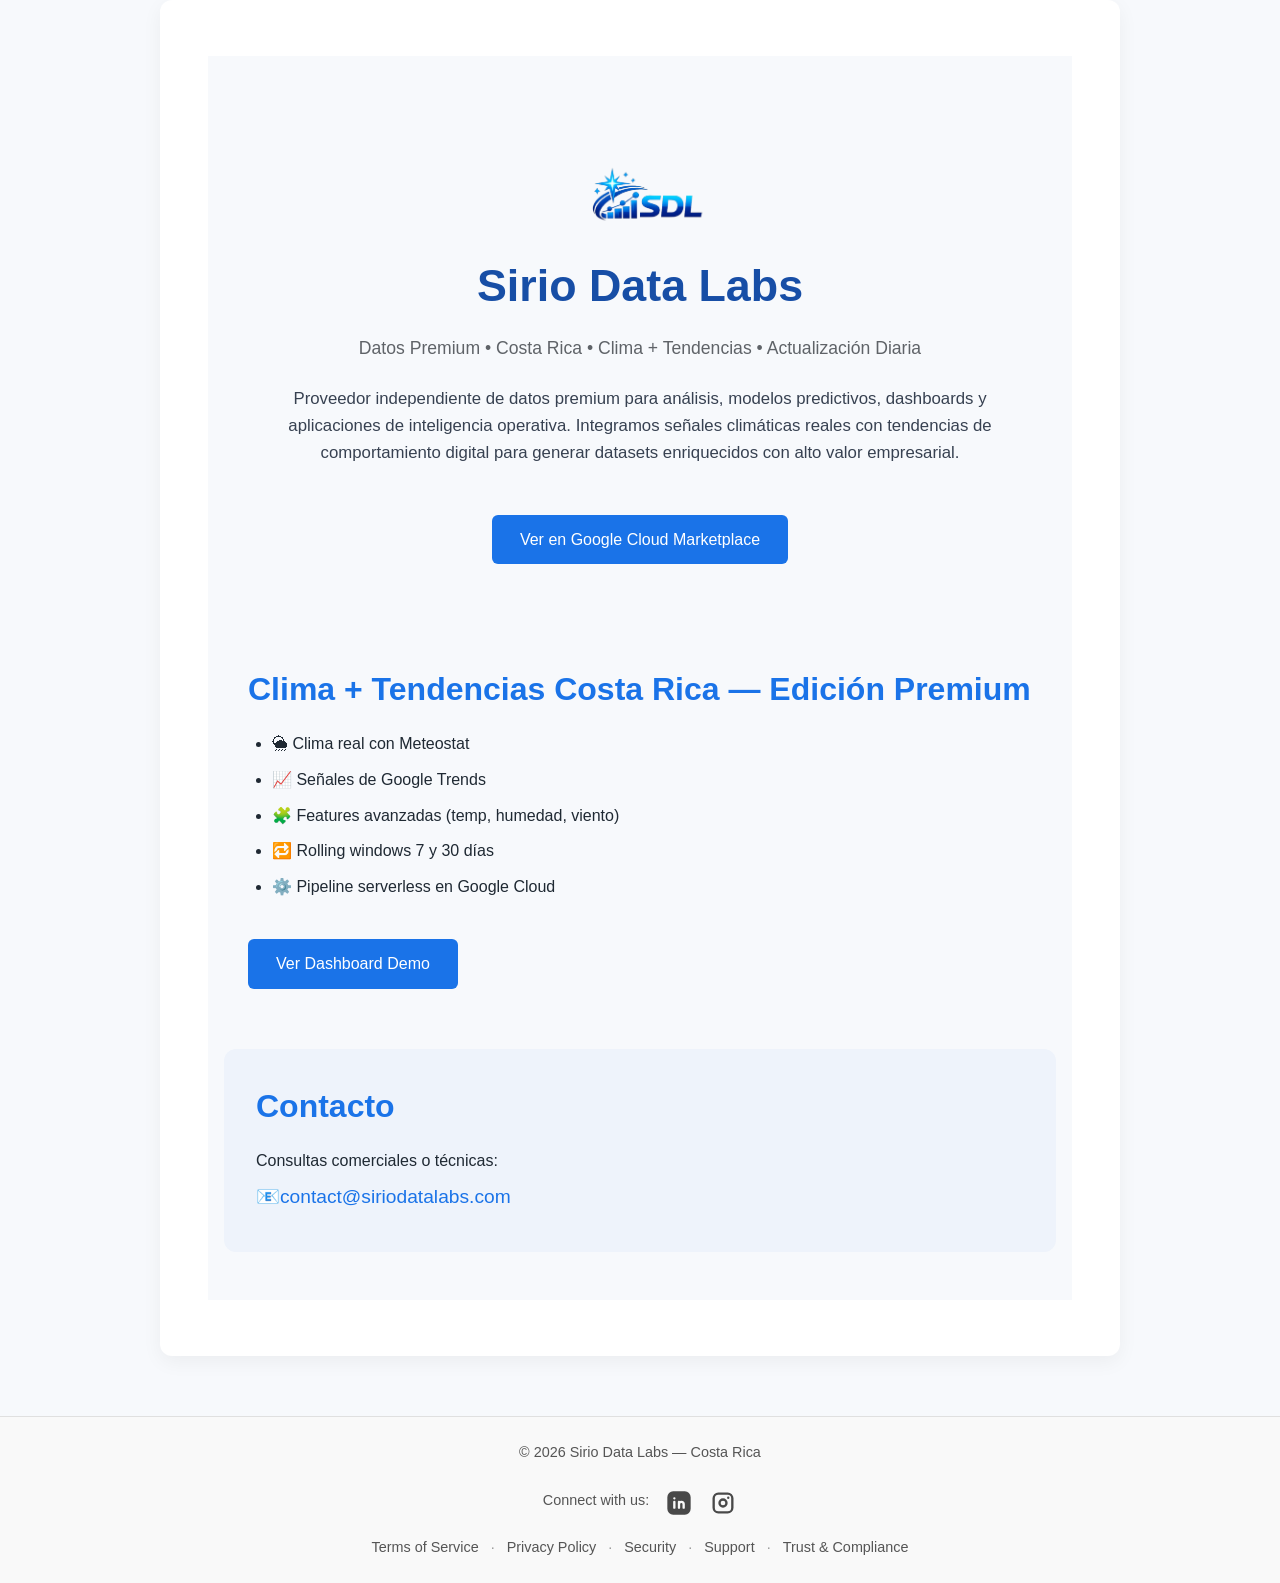
<file: index.html>
<!DOCTYPE html>
<html lang="es">
<head>
  <meta charset="UTF-8">
  <meta name="viewport" content="width=device-width, initial-scale=1.0">
  <title>Sirio Data Labs – Clima + Tendencias Costa Rica</title>
  <link rel="stylesheet" href="assets/style.css">
  <link rel="icon" href="/assets/favicon.ico">
  <link rel="icon" type="image/png" sizes="96x96" href="/assets/favicon-96x96.png">
  <link rel="icon" type="image/svg+xml" href="/assets/favicon.svg">
  <link rel="apple-touch-icon" sizes="180x180" href="/assets/apple-touch-icon.png">
  <meta name="apple-mobile-web-app-title" content="Sirio Data Labs">
  <link rel="manifest" href="/assets/site.webmanifest">
</head>

<body>  
  <main class="legal-page">   
    <div class="page-frame">
      <section class="intro">
         <img src="assets/logo.png" alt="SDL logo" class="logo">
        <h1>Sirio Data Labs</h1>
        <p class="subtitle">Datos Premium • Costa Rica • Clima + Tendencias • Actualización Diaria</p>
      
        <p class="description">
          Proveedor independiente de datos premium para análisis, modelos predictivos, dashboards y
          aplicaciones de inteligencia operativa. Integramos señales climáticas reales con tendencias
          de comportamiento digital para generar datasets enriquecidos con alto valor empresarial.
        </p>
      
        <a class="cta" href="https://console.cloud.google.com/marketplace" target="_blank">
          Ver en Google Cloud Marketplace
        </a>
      </section>
      
      <section class="dataset">
        <h2>Clima + Tendencias Costa Rica — Edición Premium</h2>
        <ul>
          <li>🌦 Clima real con Meteostat</li>
          <li>📈 Señales de Google Trends</li>
          <li>🧩 Features avanzadas (temp, humedad, viento)</li>
          <li>🔁 Rolling windows 7 y 30 días</li>
          <li>⚙️ Pipeline serverless en Google Cloud</li>
        </ul>
      
        <a class="cta" href="https://lookerstudio.google.com/s/sn5dsK8AlF4" target="_blank">
          Ver Dashboard Demo
        </a>
      </section>
      
      <section class="contact">
        <h2>Contacto</h2>
        <p>Consultas comerciales o técnicas:</p>
        <p class="email"><a href="mailto:contact@siriodatalabs.com">📧contact@siriodatalabs.com</a></p>
      </section>
    </div>  
  </main>
  <footer class="site-footer">
    <p>© 2026 Sirio Data Labs — Costa Rica</p>
  
    <div class="social-links">
      <p>Connect with us:</p>
  
      <a href="https://www.linkedin.com/in/sirio-datalabs-6023623ba/" 
         target="_blank" aria-label="LinkedIn">
        <img src="assets/linkedin.svg" alt="LinkedIn">
      </a>
  
      <a href="https://www.instagram.com/sirio_data_labs/" 
         target="_blank" aria-label="Instagram">
        <img src="assets/instagram.svg" alt="Instagram">
      </a>
    </div>
  
    <div class="footer-links">
      <a href="/terms.html">Terms of Service</a>
      <span>·</span>
      <a href="/privacy.html">Privacy Policy</a>
      <span>·</span>
      <a href="/security.html">Security</a>
      <span>·</span>
      <a href="/support.html">Support</a>
      <span>·</span>
      <a href="/trust.html">Trust & Compliance</a>
    </div>
  </footer>

</body>
</html>
</file>
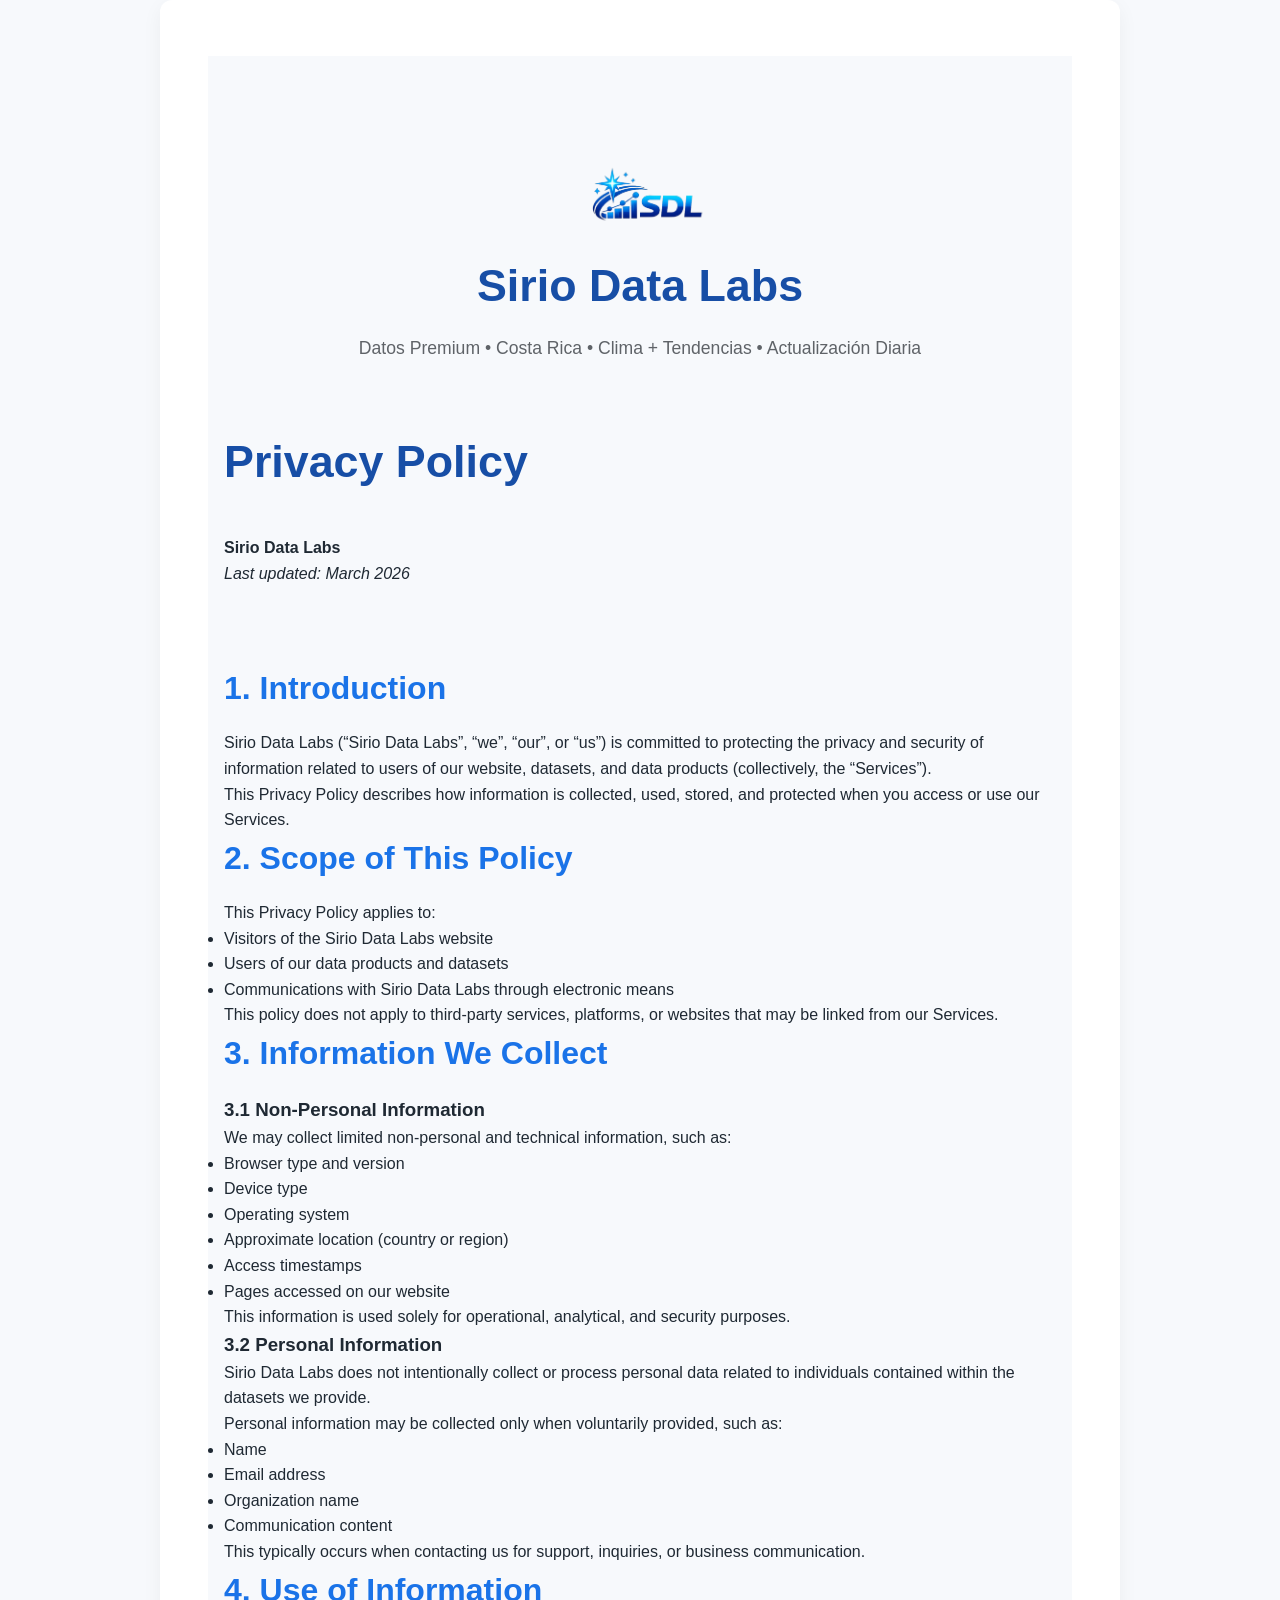
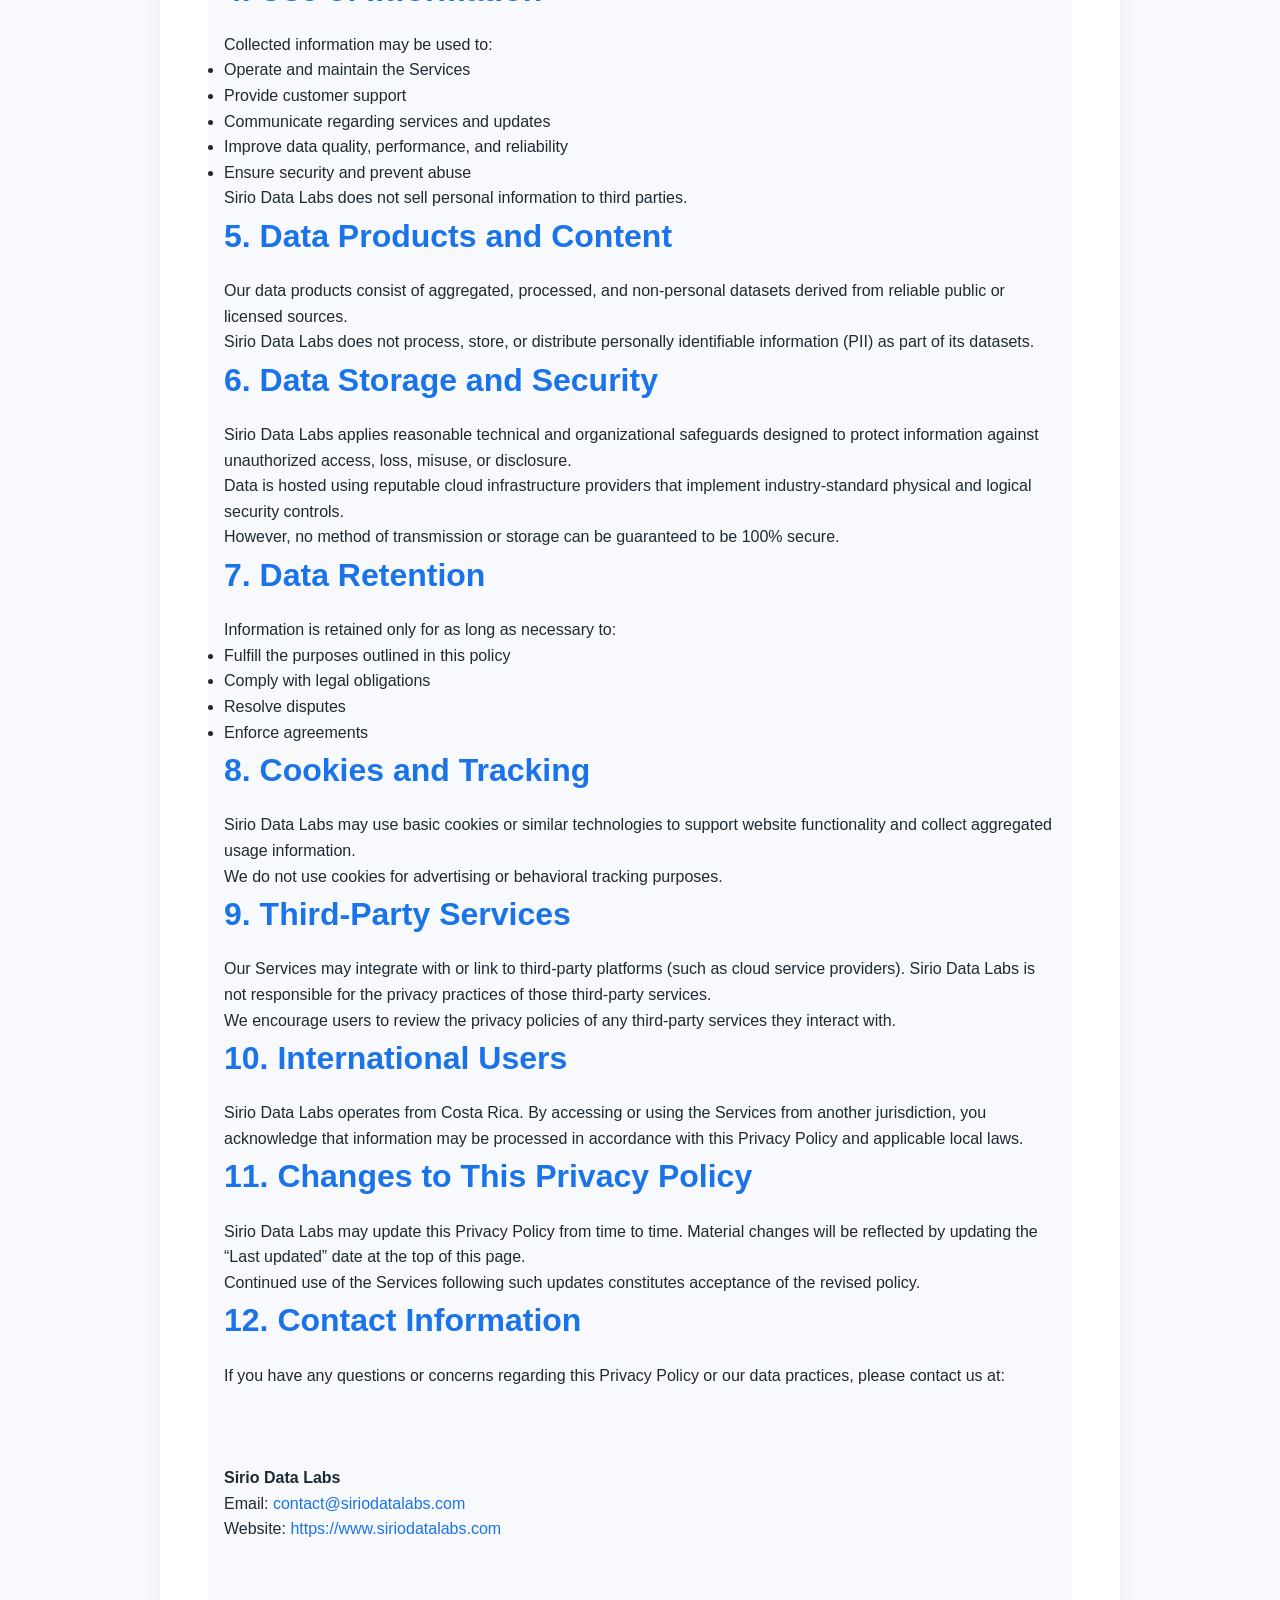
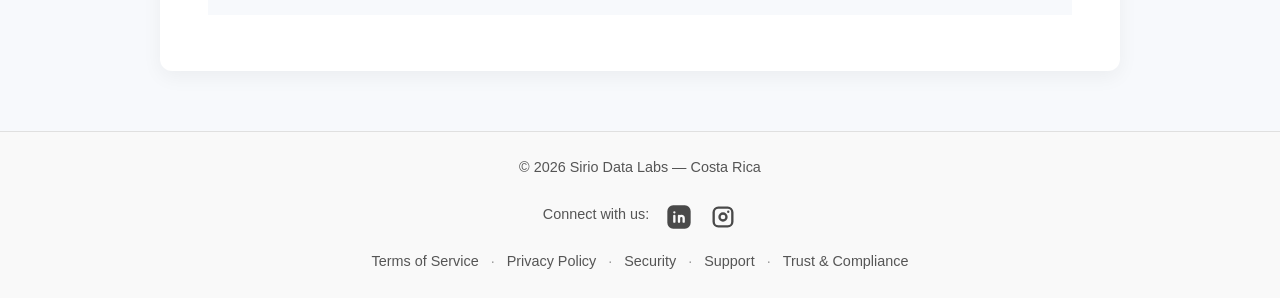
<file: privacy.html>
<!DOCTYPE html>
<html lang="en">
<head>
  <meta charset="UTF-8">
  <meta name="viewport" content="width=device-width, initial-scale=1.0">
  <title> Privacy Policy | Sirio Data Labs </title>
  <link rel="stylesheet" href="assets/style.css">
</head>

<body>
  <main class="legal-page">
    <div class="page-frame">
      <section class="intro">
        <a href="/" class="logo-link">
         <img src="assets/logo.png" alt="SDL logo" class="logo">
         <h1>Sirio Data Labs</h1>
         <p class="subtitle">Datos Premium • Costa Rica • Clima + Tendencias • Actualización Diaria</p>
        </a>
      </section>
      
      <h1>Privacy Policy</h1></br>
  
      <p><strong>Sirio Data Labs</strong></p>
      <p><em>Last updated: March 2026</em></p></br></br></br>
  
      <h2>1. Introduction</h2>
      <p>
        Sirio Data Labs (“Sirio Data Labs”, “we”, “our”, or “us”) is committed to protecting
        the privacy and security of information related to users of our website, datasets,
        and data products (collectively, the “Services”).
      </p>
      <p>
        This Privacy Policy describes how information is collected, used, stored, and protected
        when you access or use our Services.
      </p>
  
      <h2>2. Scope of This Policy</h2>
      <p>This Privacy Policy applies to:</p>
      <ul>
        <li>Visitors of the Sirio Data Labs website</li>
        <li>Users of our data products and datasets</li>
        <li>Communications with Sirio Data Labs through electronic means</li>
      </ul>
      <p>
        This policy does not apply to third‑party services, platforms, or websites that may
        be linked from our Services.
      </p>
  
      <h2>3. Information We Collect</h2>
  
      <h3>3.1 Non‑Personal Information</h3>
      <p>
        We may collect limited non‑personal and technical information, such as:
      </p>
      <ul>
        <li>Browser type and version</li>
        <li>Device type</li>
        <li>Operating system</li>
        <li>Approximate location (country or region)</li>
        <li>Access timestamps</li>
        <li>Pages accessed on our website</li>
      </ul>
      <p>
        This information is used solely for operational, analytical, and security purposes.
      </p>
  
      <h3>3.2 Personal Information</h3>
      <p>
        Sirio Data Labs does not intentionally collect or process personal data related to individuals
        contained within the datasets we provide.
      </p>
      <p>
        Personal information may be collected only when voluntarily provided, such as:
      </p>
      <ul>
        <li>Name</li>
        <li>Email address</li>
        <li>Organization name</li>
        <li>Communication content</li>
      </ul>
      <p>
        This typically occurs when contacting us for support, inquiries, or business communication.
      </p>
  
      <h2>4. Use of Information</h2>
      <p>Collected information may be used to:</p>
      <ul>
        <li>Operate and maintain the Services</li>
        <li>Provide customer support</li>
        <li>Communicate regarding services and updates</li>
        <li>Improve data quality, performance, and reliability</li>
        <li>Ensure security and prevent abuse</li>
      </ul>
      <p>
        Sirio Data Labs does not sell personal information to third parties.
      </p>
  
      <h2>5. Data Products and Content</h2>
      <p>
        Our data products consist of aggregated, processed, and non‑personal datasets derived
        from reliable public or licensed sources.
      </p>
      <p>
        Sirio Data Labs does not process, store, or distribute personally identifiable information
        (PII) as part of its datasets.
      </p>
  
      <h2>6. Data Storage and Security</h2>
      <p>
        Sirio Data Labs applies reasonable technical and organizational safeguards designed to protect
        information against unauthorized access, loss, misuse, or disclosure.
      </p>
      <p>
        Data is hosted using reputable cloud infrastructure providers that implement industry‑standard
        physical and logical security controls.
      </p>
      <p>
        However, no method of transmission or storage can be guaranteed to be 100% secure.
      </p>
  
      <h2>7. Data Retention</h2>
      <p>Information is retained only for as long as necessary to:</p>
      <ul>
        <li>Fulfill the purposes outlined in this policy</li>
        <li>Comply with legal obligations</li>
        <li>Resolve disputes</li>
        <li>Enforce agreements</li>
      </ul>
  
      <h2>8. Cookies and Tracking</h2>
      <p>
        Sirio Data Labs may use basic cookies or similar technologies to support website functionality
        and collect aggregated usage information.
      </p>
      <p>
        We do not use cookies for advertising or behavioral tracking purposes.
      </p>
  
      <h2>9. Third‑Party Services</h2>
      <p>
        Our Services may integrate with or link to third‑party platforms (such as cloud service providers).
        Sirio Data Labs is not responsible for the privacy practices of those third‑party services.
      </p>
      <p>
        We encourage users to review the privacy policies of any third‑party services they interact with.
      </p>
  
      <h2>10. International Users</h2>
      <p>
        Sirio Data Labs operates from Costa Rica. By accessing or using the Services from another
        jurisdiction, you acknowledge that information may be processed in accordance with this
        Privacy Policy and applicable local laws.
      </p>
  
      <h2>11. Changes to This Privacy Policy</h2>
      <p>
        Sirio Data Labs may update this Privacy Policy from time to time. Material changes will be
        reflected by updating the “Last updated” date at the top of this page.
      </p>
      <p>
        Continued use of the Services following such updates constitutes acceptance of the revised policy.
      </p>
  
      <h2>12. Contact Information</h2>
      <p>
        If you have any questions or concerns regarding this Privacy Policy or our data practices,
        please contact us at:
      </p></br></br></br>
      <p>
        <strong>Sirio Data Labs</strong><br>
            Email: <a href="mailto:contact@siriodatalabs.com">contact@siriodatalabs.com</a><br>
            Website:  <a href="https://www.siriodatalabs.com"> https://www.siriodatalabs.com</a></br></br>
      </p>
    </div>  
  </main>
  <footer class="site-footer">
    <p>© 2026 Sirio Data Labs — Costa Rica</p>
    
    <div class="social-links">
      <p>Connect with us:</p>
    
      <a href="https://www.linkedin.com/in/sirio-datalabs-6023623ba/" 
         target="_blank" aria-label="LinkedIn">
        <img src="assets/linkedin.svg" alt="LinkedIn"></a>
    
      <a href="https://www.instagram.com/sirio_data_labs/" 
         target="_blank" aria-label="Instagram">
        <img src="assets/instagram.svg" alt="Instagram"></a>
    </div>
    
    <div class="footer-links">
      <a href="/terms.html">Terms of Service</a>
      <span>·</span>
      <a href="/privacy.html">Privacy Policy</a>
      <span>·</span>
      <a href="/security.html">Security</a>
      <span>·</span>
      <a href="/support.html">Support</a>
      <span>·</span>
      <a href="/trust.html">Trust & Compliance</a>
    </div>
  </footer>
</body>
</html>
</file>
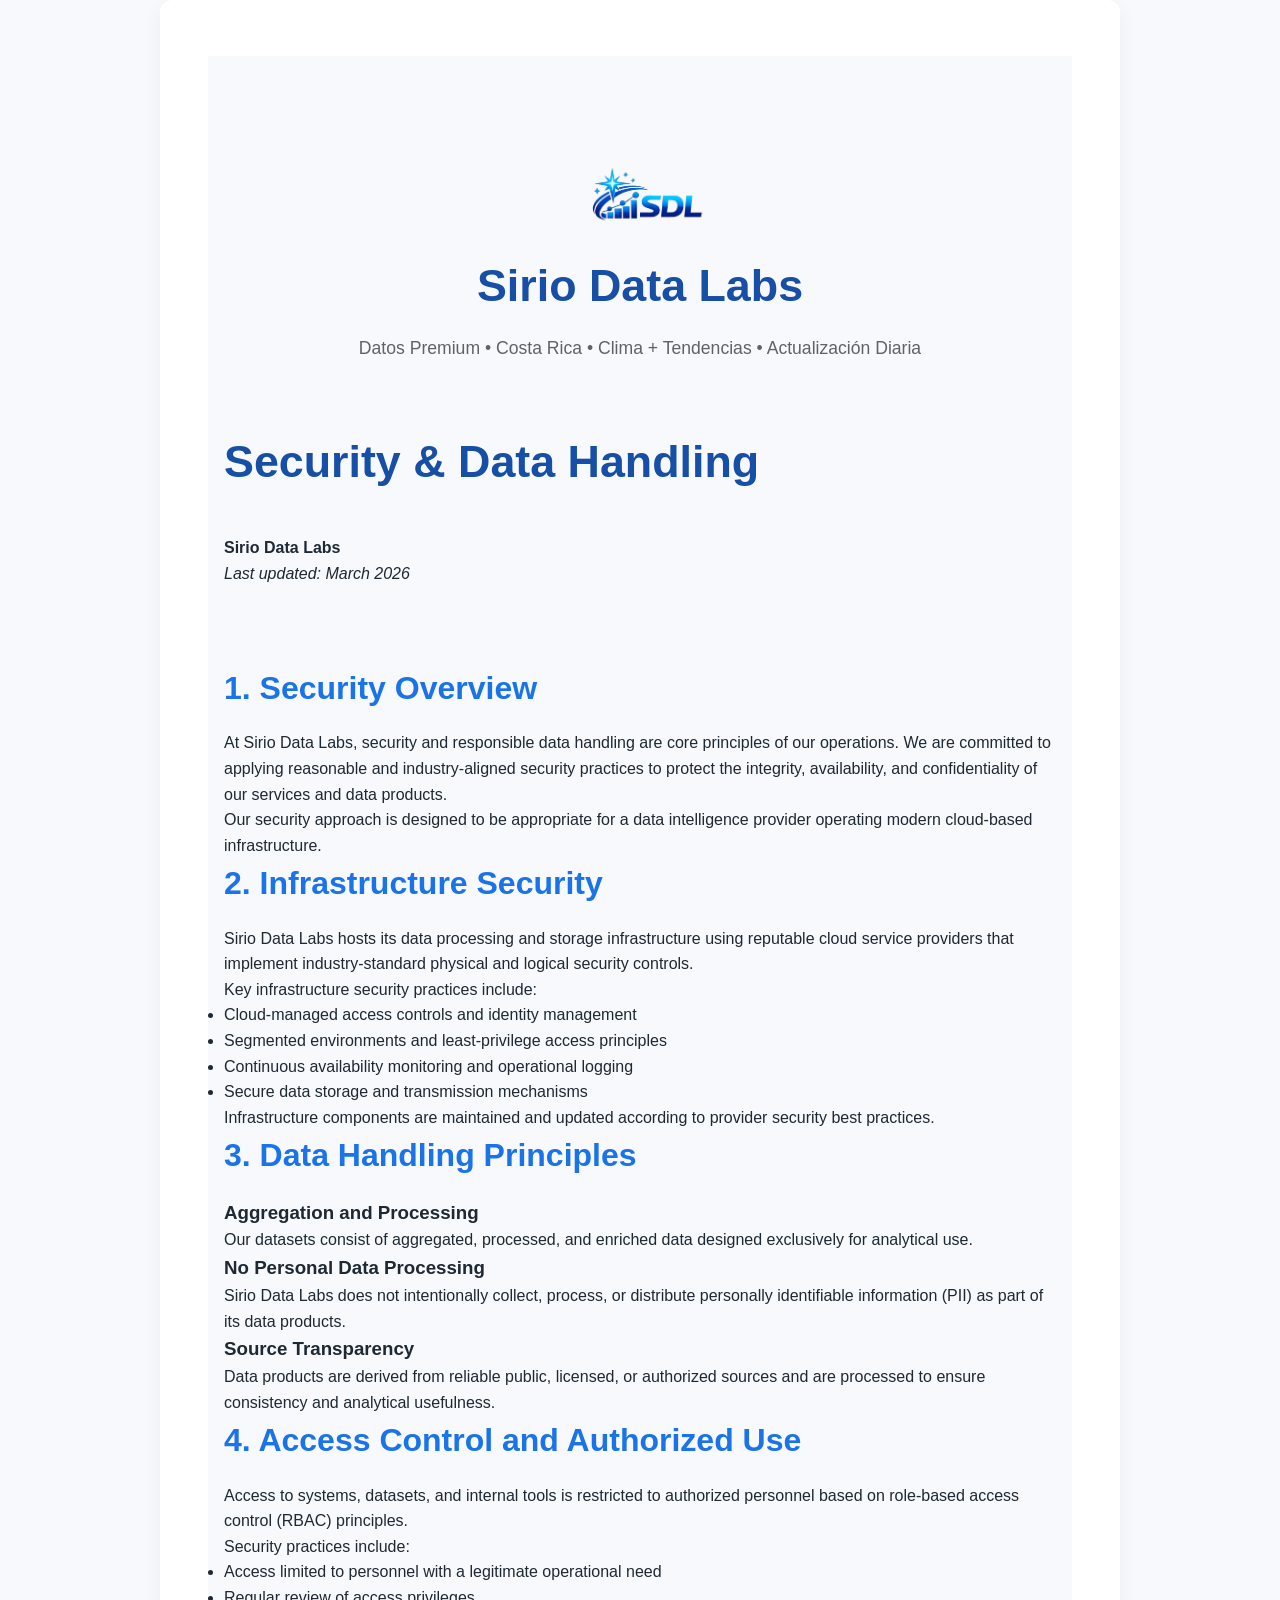
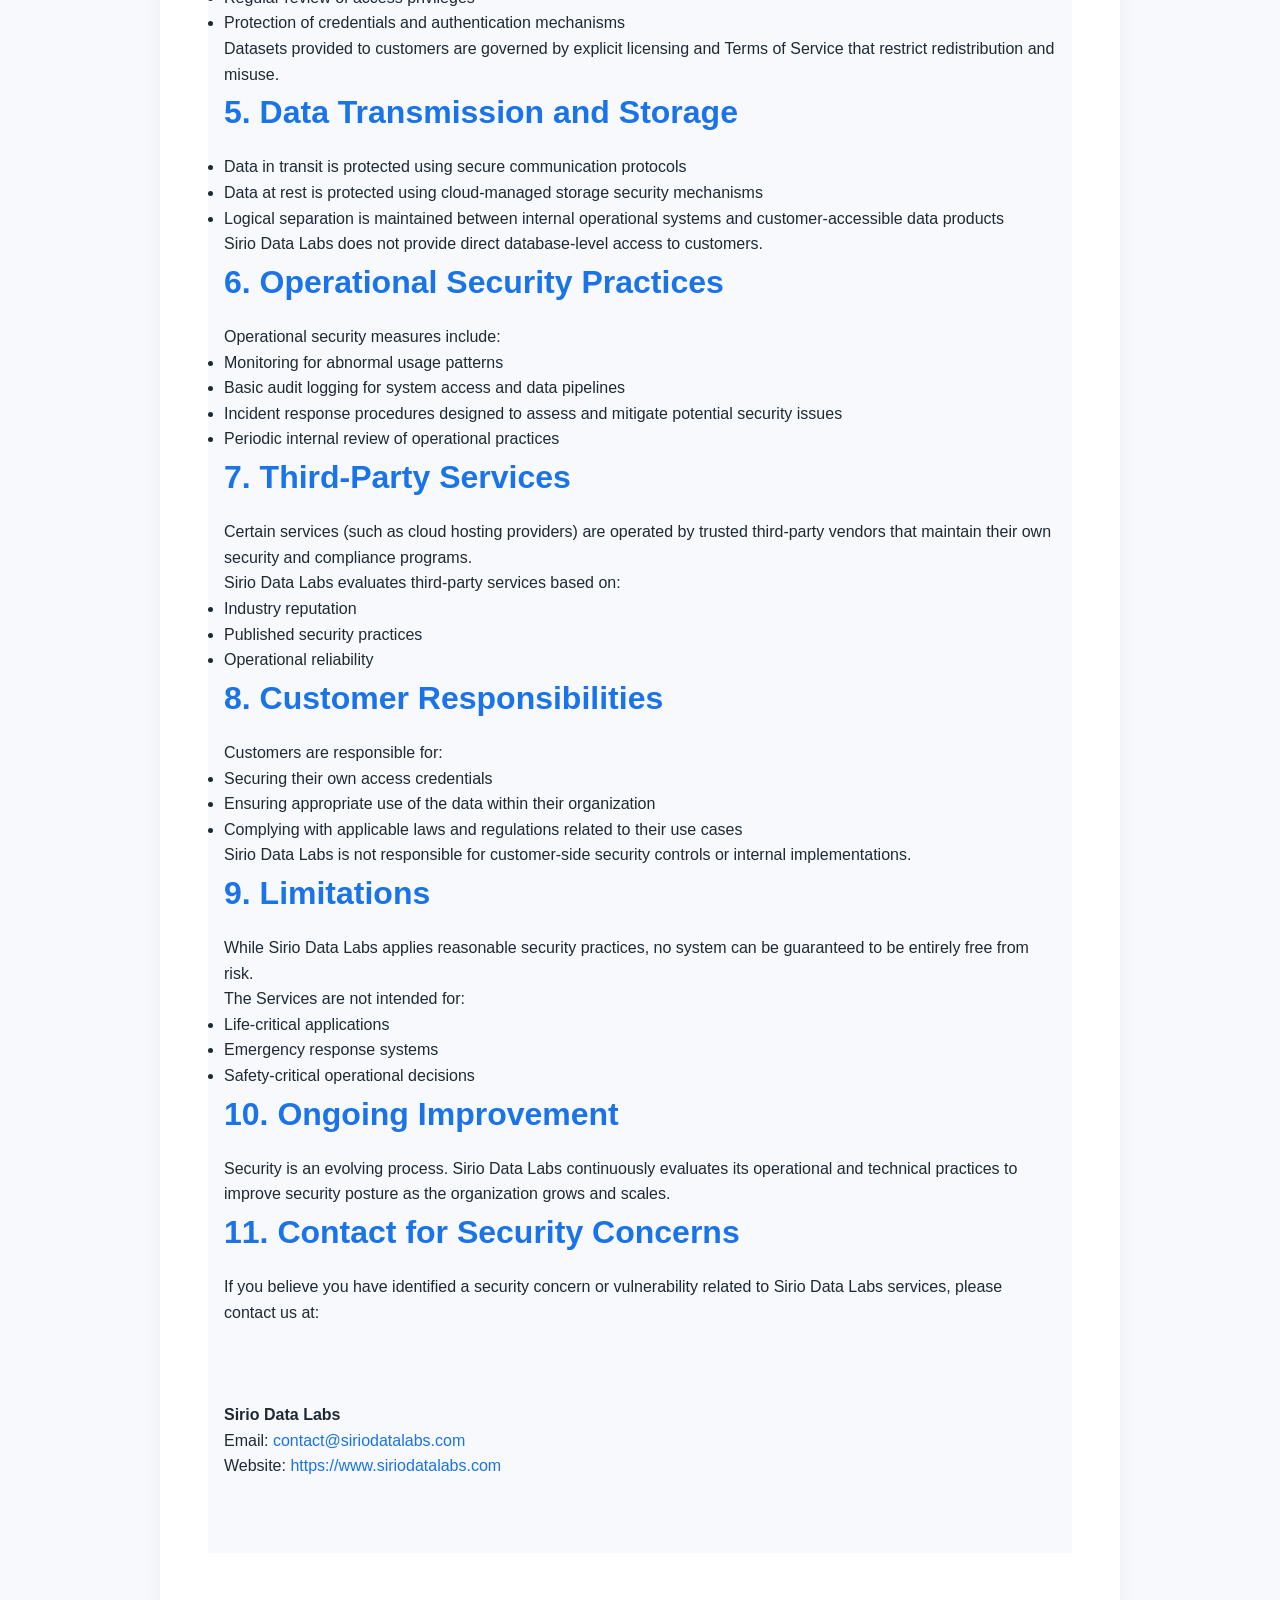
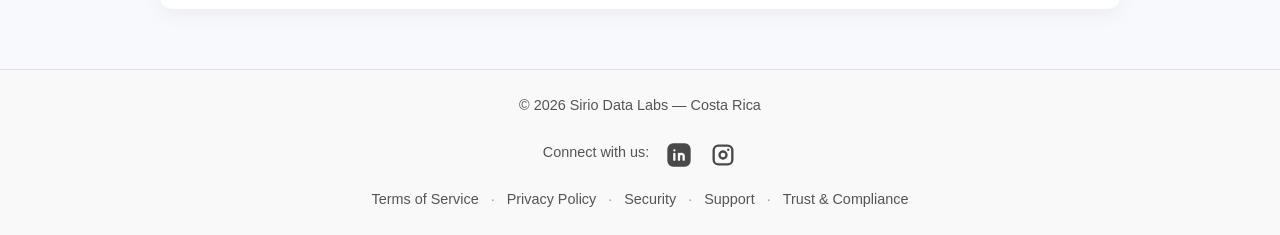
<file: security.html>
<!DOCTYPE html>
<html lang="en">
<head>
  <meta charset="UTF-8">
  <meta name="viewport" content="width=device-width, initial-scale=1.0">
  <title>Security & Data Handling | Sirio Data Labs</title>
  <link rel="stylesheet" href="assets/style.css">
</head>

<body>
  <main class="legal-page">
    <div class="page-frame">
      <section class="intro">
        <a href="/" class="logo-link">
         <img src="assets/logo.png" alt="SDL logo" class="logo">
         <h1>Sirio Data Labs</h1>
         <p class="subtitle">Datos Premium • Costa Rica • Clima + Tendencias • Actualización Diaria</p>
        </a>
      </section>
      
      <h1>Security &amp; Data Handling</h1></br>
  
      <p><strong>Sirio Data Labs</strong></p>
      <p><em>Last updated: March 2026</em></p></br></br></br>
  
      <h2>1. Security Overview</h2>
      <p>
        At Sirio Data Labs, security and responsible data handling are core principles of our operations.
        We are committed to applying reasonable and industry‑aligned security practices to protect the
        integrity, availability, and confidentiality of our services and data products.
      </p>
      <p>
        Our security approach is designed to be appropriate for a data intelligence provider operating
        modern cloud‑based infrastructure.
      </p>
  
      <h2>2. Infrastructure Security</h2>
      <p>
        Sirio Data Labs hosts its data processing and storage infrastructure using reputable cloud
        service providers that implement industry‑standard physical and logical security controls.
      </p>
      <p>Key infrastructure security practices include:</p>
      <ul>
        <li>Cloud‑managed access controls and identity management</li>
        <li>Segmented environments and least‑privilege access principles</li>
        <li>Continuous availability monitoring and operational logging</li>
        <li>Secure data storage and transmission mechanisms</li>
      </ul>
      <p>
        Infrastructure components are maintained and updated according to provider security best
        practices.
      </p>
  
      <h2>3. Data Handling Principles</h2>
  
      <h3>Aggregation and Processing</h3>
      <p>
        Our datasets consist of aggregated, processed, and enriched data designed exclusively for
        analytical use.
      </p>
  
      <h3>No Personal Data Processing</h3>
      <p>
        Sirio Data Labs does not intentionally collect, process, or distribute personally identifiable
        information (PII) as part of its data products.
      </p>
  
      <h3>Source Transparency</h3>
      <p>
        Data products are derived from reliable public, licensed, or authorized sources and are processed
        to ensure consistency and analytical usefulness.
      </p>
  
      <h2>4. Access Control and Authorized Use</h2>
      <p>
        Access to systems, datasets, and internal tools is restricted to authorized personnel based on
        role‑based access control (RBAC) principles.
      </p>
      <p>Security practices include:</p>
      <ul>
        <li>Access limited to personnel with a legitimate operational need</li>
        <li>Regular review of access privileges</li>
        <li>Protection of credentials and authentication mechanisms</li>
      </ul>
      <p>
        Datasets provided to customers are governed by explicit licensing and Terms of Service that
        restrict redistribution and misuse.
      </p>
  
      <h2>5. Data Transmission and Storage</h2>
      <ul>
        <li>Data in transit is protected using secure communication protocols</li>
        <li>Data at rest is protected using cloud‑managed storage security mechanisms</li>
        <li>
          Logical separation is maintained between internal operational systems and
          customer‑accessible data products
        </li>
      </ul>
      <p>
        Sirio Data Labs does not provide direct database‑level access to customers.
      </p>
  
      <h2>6. Operational Security Practices</h2>
      <p>Operational security measures include:</p>
      <ul>
        <li>Monitoring for abnormal usage patterns</li>
        <li>Basic audit logging for system access and data pipelines</li>
        <li>
          Incident response procedures designed to assess and mitigate potential security issues
        </li>
        <li>Periodic internal review of operational practices</li>
      </ul>
  
      <h2>7. Third‑Party Services</h2>
      <p>
        Certain services (such as cloud hosting providers) are operated by trusted third‑party vendors
        that maintain their own security and compliance programs.
      </p>
      <p>Sirio Data Labs evaluates third‑party services based on:</p>
      <ul>
        <li>Industry reputation</li>
        <li>Published security practices</li>
        <li>Operational reliability</li>
      </ul>
  
      <h2>8. Customer Responsibilities</h2>
      <p>Customers are responsible for:</p>
      <ul>
        <li>Securing their own access credentials</li>
        <li>Ensuring appropriate use of the data within their organization</li>
        <li>Complying with applicable laws and regulations related to their use cases</li>
      </ul>
      <p>
        Sirio Data Labs is not responsible for customer‑side security controls or internal implementations.
      </p>
  
      <h2>9. Limitations</h2>
      <p>
        While Sirio Data Labs applies reasonable security practices, no system can be guaranteed to be
        entirely free from risk.
      </p>
      <p>The Services are not intended for:</p>
      <ul>
        <li>Life‑critical applications</li>
        <li>Emergency response systems</li>
        <li>Safety‑critical operational decisions</li>
      </ul>
  
      <h2>10. Ongoing Improvement</h2>
      <p>
        Security is an evolving process. Sirio Data Labs continuously evaluates its operational and
        technical practices to improve security posture as the organization grows and scales.
      </p>
  
      <h2>11. Contact for Security Concerns</h2>
      <p>
        If you believe you have identified a security concern or vulnerability related to
        Sirio Data Labs services, please contact us at:
      </p></br></br></br>
      <p>
        <strong>Sirio Data Labs</strong><br>
        Email: <a href="mailto:contact@siriodatalabs.com">contact@siriodatalabs.com</a><br>
        Website: <a href="https://www.siriodatalabs.com">https://www.siriodatalabs.com</a></br></br>
      </p>
    </div>
  </main>
  <footer class="site-footer">
    <p>© 2026 Sirio Data Labs — Costa Rica</p>
  
    <div class="social-links">
      <p>Connect with us:</p>
  
      <a href="https://www.linkedin.com/in/sirio-datalabs-6023623ba/" 
         target="_blank" aria-label="LinkedIn">
        <img src="assets/linkedin.svg" alt="LinkedIn">
      </a>
  
      <a href="https://www.instagram.com/sirio_data_labs/" 
         target="_blank" aria-label="Instagram">
        <img src="assets/instagram.svg" alt="Instagram">
      </a>
    </div>
  
    <div class="footer-links">
      <a href="/terms.html">Terms of Service</a>
      <span>·</span>
      <a href="/privacy.html">Privacy Policy</a>
      <span>·</span>
      <a href="/security.html">Security</a>
      <span>·</span>
      <a href="/support.html">Support</a>
      <span>·</span>
      <a href="/trust.html">Trust & Compliance</a>
    </div>
  </footer>
</body>
</html>
</file>
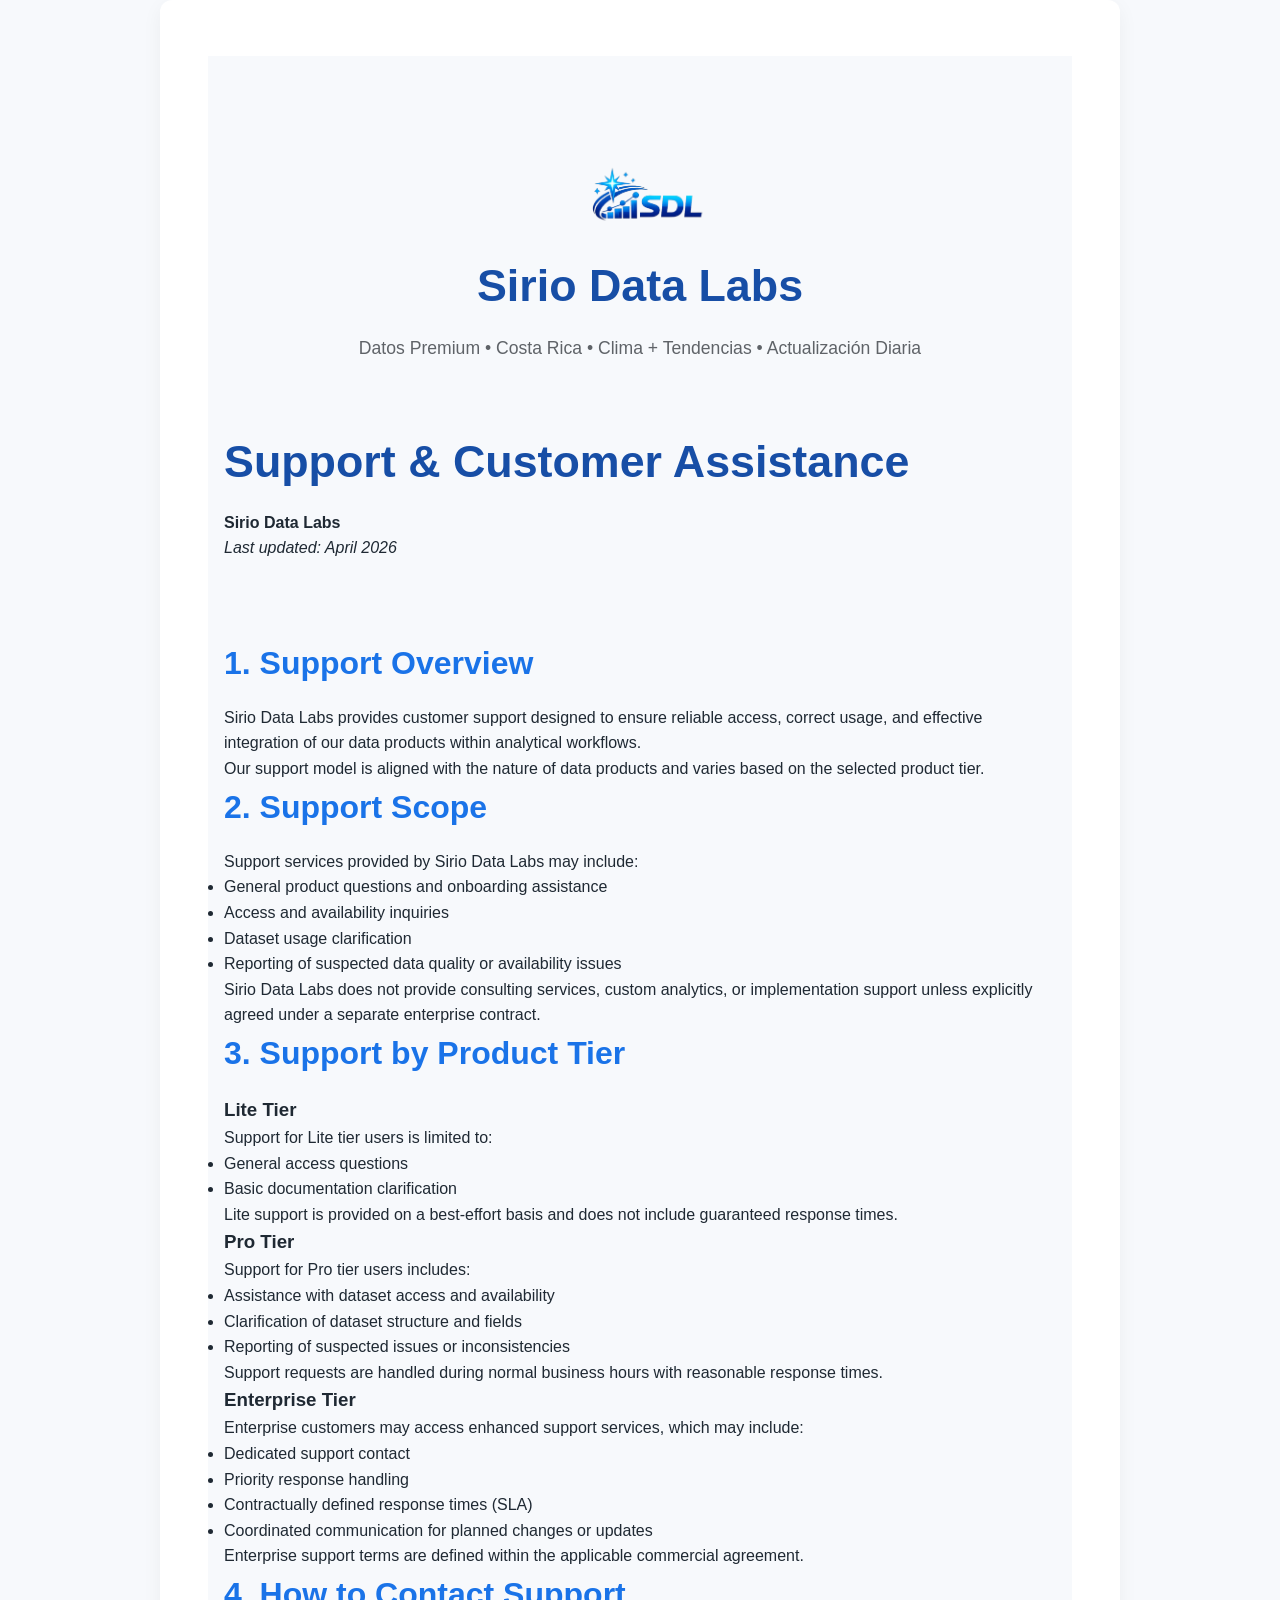
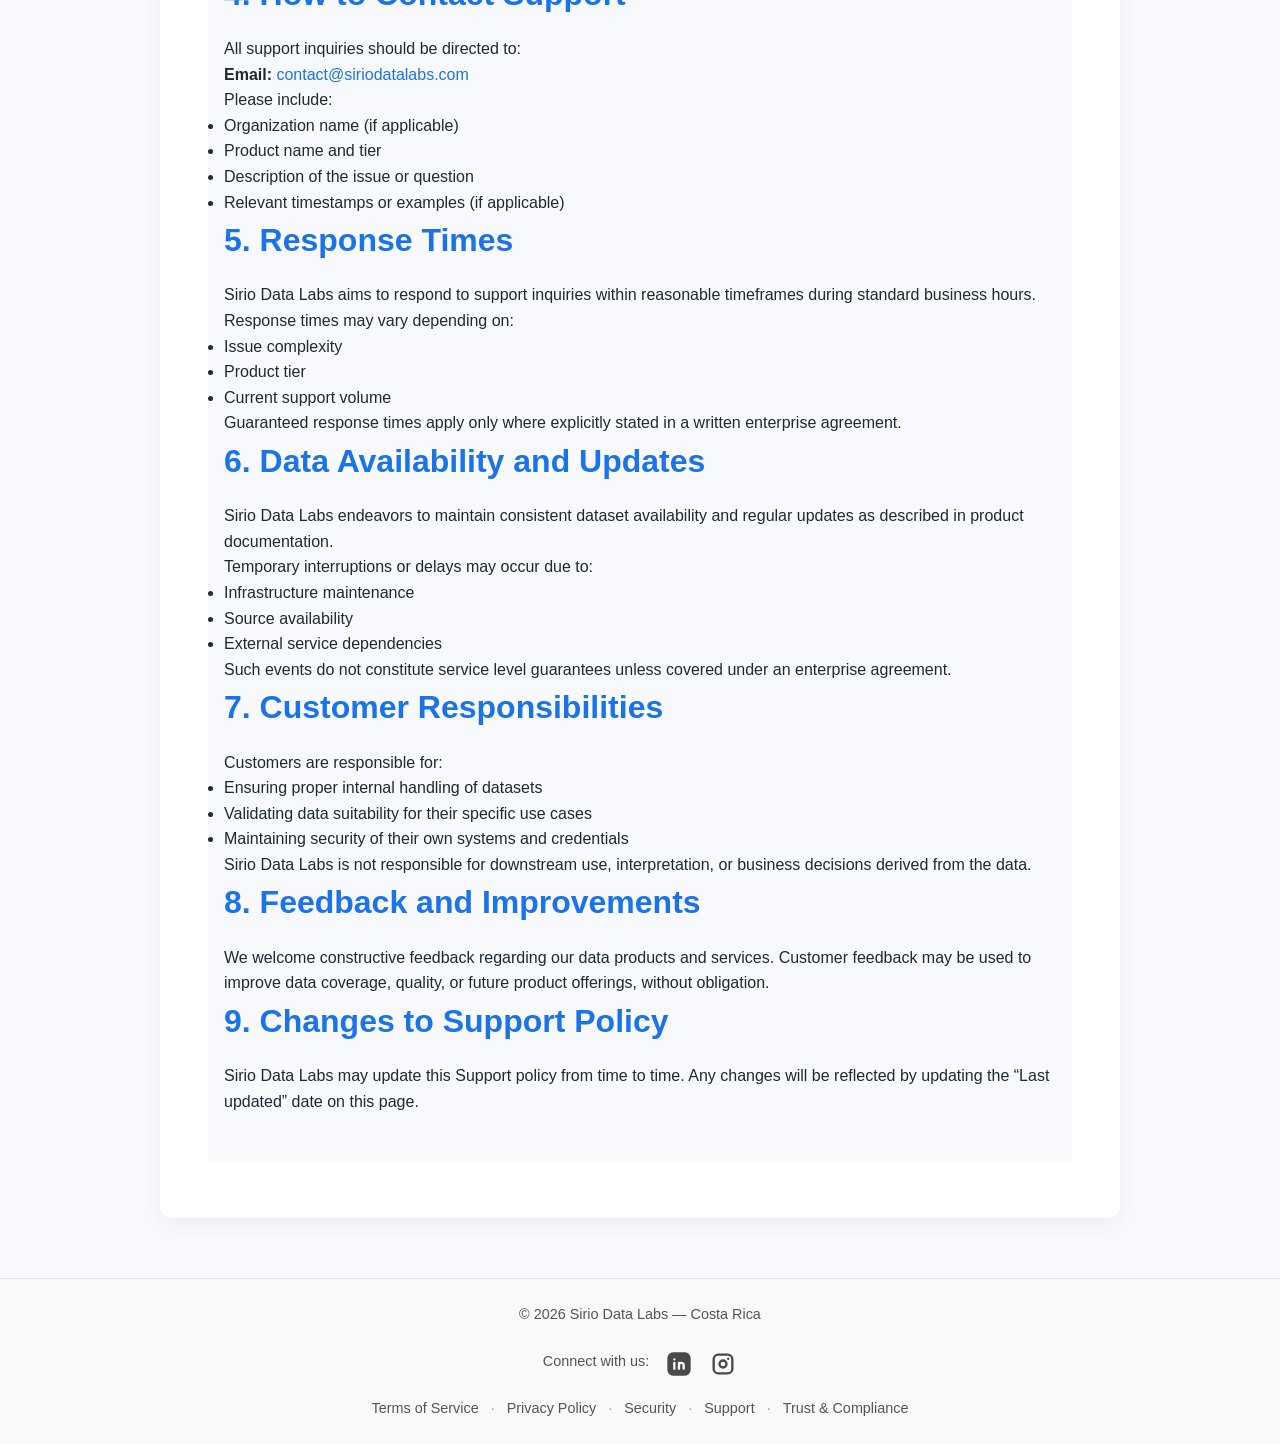
<file: support.html>
<!DOCTYPE html>
<html lang="en">
<head>
  <meta charset="UTF-8">
  <meta name="viewport" content="width=device-width, initial-scale=1.0">
  <title>Support & Customer Assistance | Sirio Data Labs </title>
  <link rel="stylesheet" href="assets/style.css">
</head>

<body>
  <main class="legal-page">
    <div class="page-frame">
      <section class="intro">
          <a href="/" class="logo-link">
           <img src="assets/logo.png" alt="SDL logo" class="logo">
           <h1>Sirio Data Labs</h1>
           <p class="subtitle">Datos Premium • Costa Rica • Clima + Tendencias • Actualización Diaria</p>
          </a>
      </section>
      
      <h1>Support &amp; Customer Assistance</h1>
  
      <p><strong>Sirio Data Labs</strong></p>
      <p><em>Last updated: April 2026</em></p></br></br></br>
  
      <h2>1. Support Overview</h2>
      <p>
        Sirio Data Labs provides customer support designed to ensure reliable access,
        correct usage, and effective integration of our data products within analytical
        workflows.
      </p>
      <p>
        Our support model is aligned with the nature of data products and varies based
        on the selected product tier.
      </p>
  
      <h2>2. Support Scope</h2>
      <p>Support services provided by Sirio Data Labs may include:</p>
      <ul>
        <li>General product questions and onboarding assistance</li>
        <li>Access and availability inquiries</li>
        <li>Dataset usage clarification</li>
        <li>Reporting of suspected data quality or availability issues</li>
      </ul>
      <p>
        Sirio Data Labs does not provide consulting services, custom analytics, or
        implementation support unless explicitly agreed under a separate enterprise
        contract.
      </p>
  
      <h2>3. Support by Product Tier</h2>
  
      <h3>Lite Tier</h3>
      <p>Support for Lite tier users is limited to:</p>
      <ul>
        <li>General access questions</li>
        <li>Basic documentation clarification</li>
      </ul>
      <p>
        Lite support is provided on a best‑effort basis and does not include guaranteed
        response times.
      </p>
  
      <h3>Pro Tier</h3>
      <p>Support for Pro tier users includes:</p>
      <ul>
        <li>Assistance with dataset access and availability</li>
        <li>Clarification of dataset structure and fields</li>
        <li>Reporting of suspected issues or inconsistencies</li>
      </ul>
      <p>
        Support requests are handled during normal business hours with reasonable
        response times.
      </p>
  
      <h3>Enterprise Tier</h3>
      <p>Enterprise customers may access enhanced support services, which may include:</p>
      <ul>
        <li>Dedicated support contact</li>
        <li>Priority response handling</li>
        <li>Contractually defined response times (SLA)</li>
        <li>Coordinated communication for planned changes or updates</li>
      </ul>
      <p>
        Enterprise support terms are defined within the applicable commercial agreement.
      </p>
  
      <h2>4. How to Contact Support</h2>
      <p>All support inquiries should be directed to:</p>
      <p>
        <strong>Email:</strong>
        <a href="mailto:contact@siriodatalabs.com">contact@siriodatalabs.com</a>
      </p>
      <p>Please include:</p>
      <ul>
        <li>Organization name (if applicable)</li>
        <li>Product name and tier</li>
        <li>Description of the issue or question</li>
        <li>Relevant timestamps or examples (if applicable)</li>
      </ul>
  
      <h2>5. Response Times</h2>
      <p>
        Sirio Data Labs aims to respond to support inquiries within reasonable
        timeframes during standard business hours. Response times may vary depending on:
      </p>
      <ul>
        <li>Issue complexity</li>
        <li>Product tier</li>
        <li>Current support volume</li>
      </ul>
      <p>
        Guaranteed response times apply only where explicitly stated in a written
        enterprise agreement.
      </p>
  
      <h2>6. Data Availability and Updates</h2>
      <p>
        Sirio Data Labs endeavors to maintain consistent dataset availability and
        regular updates as described in product documentation.
      </p>
      <p>Temporary interruptions or delays may occur due to:</p>
      <ul>
        <li>Infrastructure maintenance</li>
        <li>Source availability</li>
        <li>External service dependencies</li>
      </ul>
      <p>
        Such events do not constitute service level guarantees unless covered under
        an enterprise agreement.
      </p>
  
      <h2>7. Customer Responsibilities</h2>
      <p>Customers are responsible for:</p>
      <ul>
        <li>Ensuring proper internal handling of datasets</li>
        <li>Validating data suitability for their specific use cases</li>
        <li>Maintaining security of their own systems and credentials</li>
      </ul>
      <p>
        Sirio Data Labs is not responsible for downstream use, interpretation, or
        business decisions derived from the data.
      </p>
  
      <h2>8. Feedback and Improvements</h2>
      <p>
        We welcome constructive feedback regarding our data products and services.
        Customer feedback may be used to improve data coverage, quality, or future
        product offerings, without obligation.
      </p>
  
      <h2>9. Changes to Support Policy</h2>
      <p>
        Sirio Data Labs may update this Support policy from time to time. Any changes
        will be reflected by updating the “Last updated” date on this page.
      </p>
    </div>
  </main>
  <footer class="site-footer">
    <p>© 2026 Sirio Data Labs — Costa Rica</p>
  
    <div class="social-links">
      <p>Connect with us:</p>
  
      <a href="https://www.linkedin.com/in/sirio-datalabs-6023623ba/" 
         target="_blank" aria-label="LinkedIn">
        <img src="assets/linkedin.svg" alt="LinkedIn">
      </a>
  
      <a href="https://www.instagram.com/sirio_data_labs/" 
         target="_blank" aria-label="Instagram">
        <img src="assets/instagram.svg" alt="Instagram">
      </a>
    </div>
  
    <div class="footer-links">
      <a href="/terms.html">Terms of Service</a>
      <span>·</span>
      <a href="/privacy.html">Privacy Policy</a>
      <span>·</span>
      <a href="/security.html">Security</a>
      <span>·</span>
      <a href="/support.html">Support</a>
      <span>·</span>
      <a href="/trust.html">Trust & Compliance</a>
    </div>
  </footer>
</body>
</html>
</file>
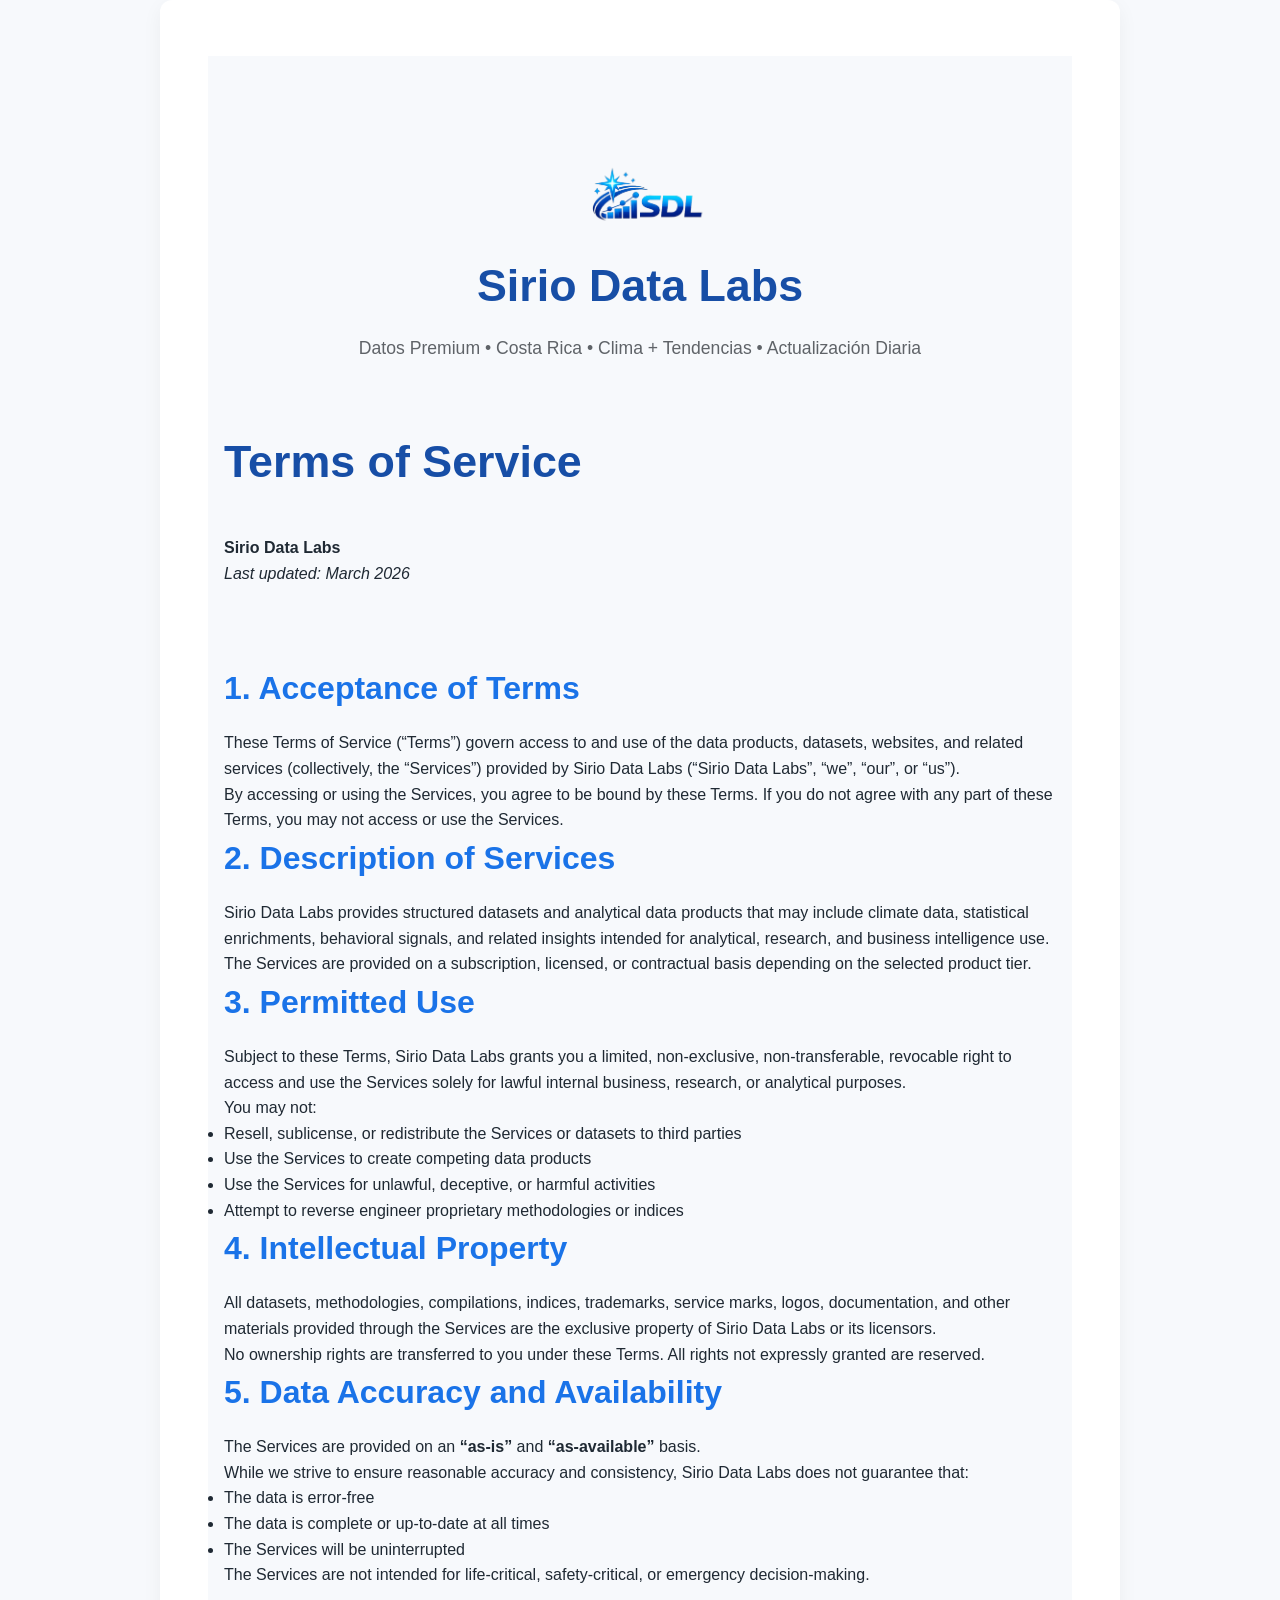
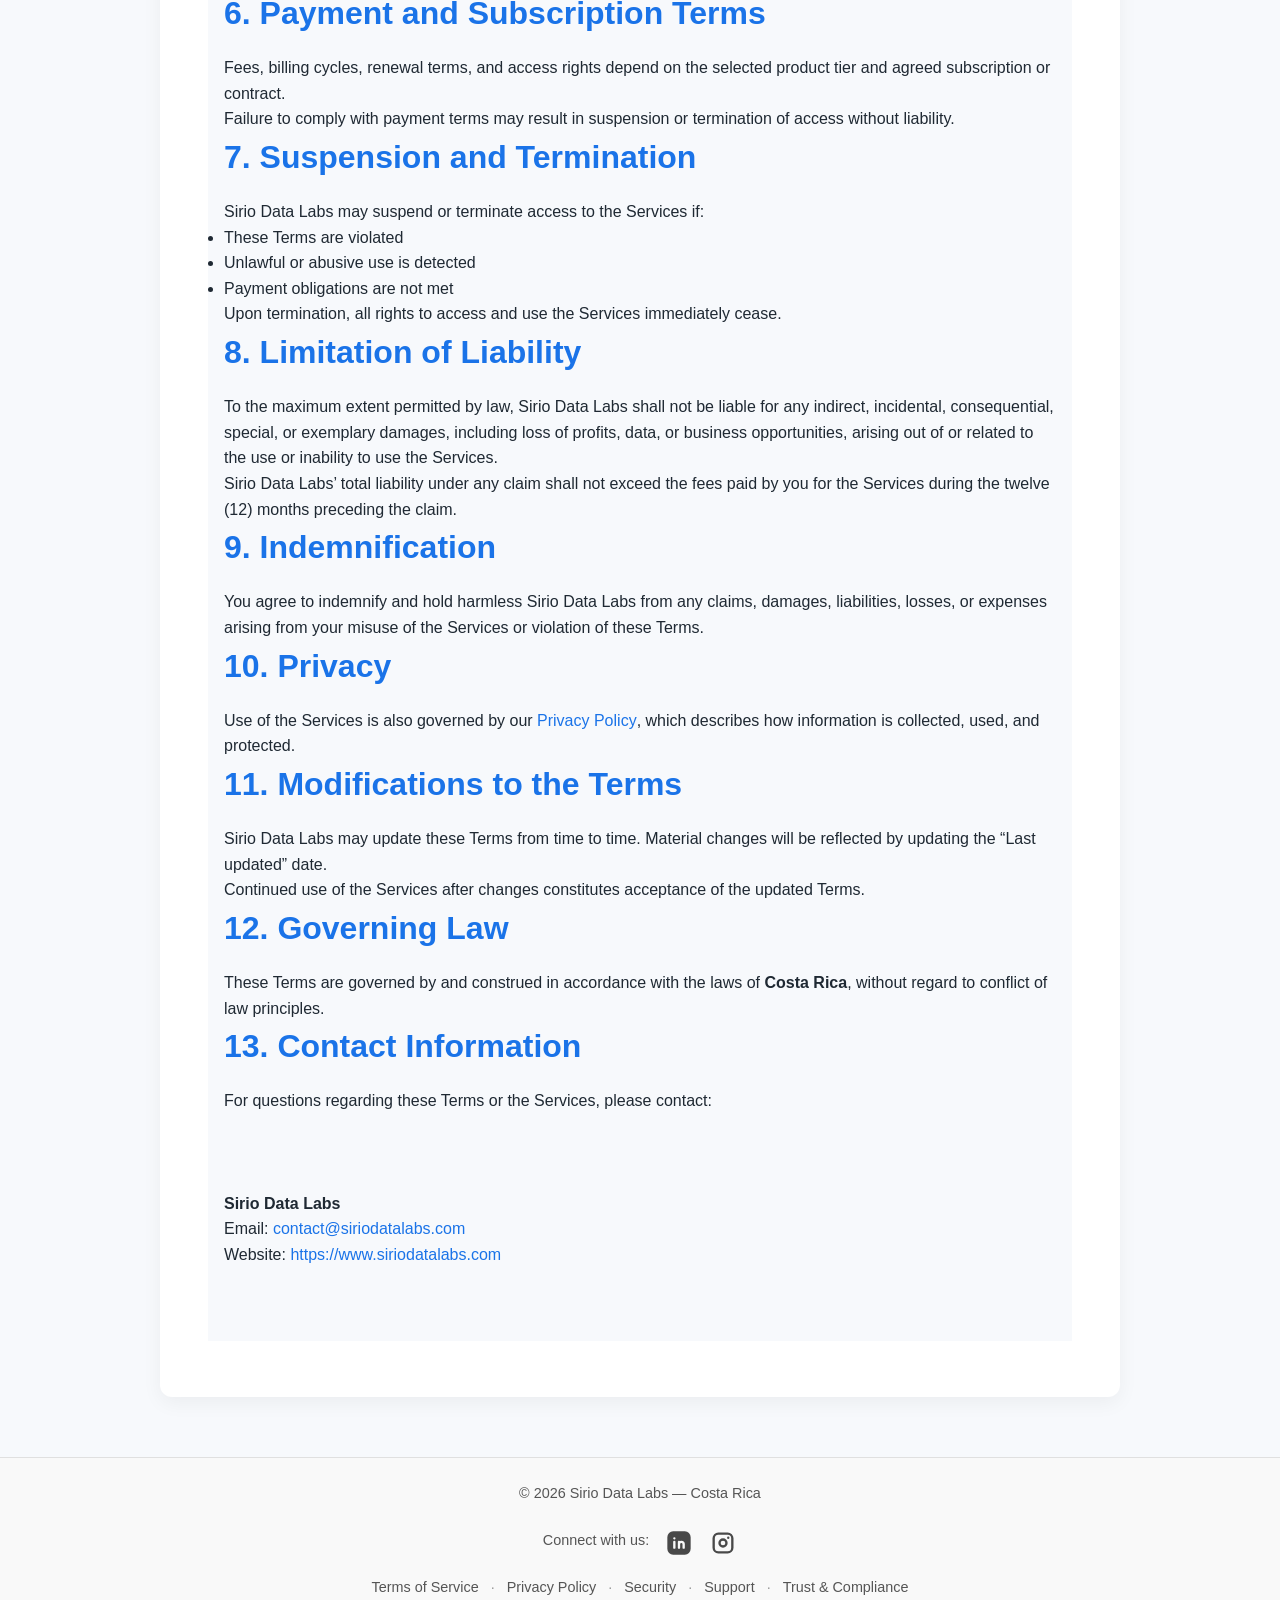
<file: terms.html>
<!DOCTYPE html>
<html lang="en">
<head>
  <meta charset="UTF-8">
  <meta name="viewport" content="width=device-width, initial-scale=1.0">
  <title>Terms of Service | Sirio Data Labs</title>
  <link rel="stylesheet" href="assets/style.css">
</head>

<body>
  <main class="legal-page">
    <div class="page-frame">
      <section class="intro">
        <a href="/" class="logo-link">
         <img src="assets/logo.png" alt="SDL logo" class="logo">
         <h1>Sirio Data Labs</h1>
         <p class="subtitle">Datos Premium • Costa Rica • Clima + Tendencias • Actualización Diaria</p>
        </a>
      </section>
    
      <h1>Terms of Service</h1></br>
  
      <p><strong>Sirio Data Labs</strong></p>
      <p><em>Last updated: March 2026</em></p></br></br></br>
  
      <h2>1. Acceptance of Terms</h2>
      <p>
        These Terms of Service (“Terms”) govern access to and use of the data products,
        datasets, websites, and related services (collectively, the “Services”) provided
        by Sirio Data Labs (“Sirio Data Labs”, “we”, “our”, or “us”).
      </p>
      <p>
        By accessing or using the Services, you agree to be bound by these Terms. If you
        do not agree with any part of these Terms, you may not access or use the Services.
      </p>
  
      <h2>2. Description of Services</h2>
      <p>
        Sirio Data Labs provides structured datasets and analytical data products that may
        include climate data, statistical enrichments, behavioral signals, and related
        insights intended for analytical, research, and business intelligence use.
      </p>
      <p>
        The Services are provided on a subscription, licensed, or contractual basis
        depending on the selected product tier.
      </p>
  
      <h2>3. Permitted Use</h2>
      <p>
        Subject to these Terms, Sirio Data Labs grants you a limited, non‑exclusive,
        non‑transferable, revocable right to access and use the Services solely for lawful
        internal business, research, or analytical purposes.
      </p>
      <p>You may not:</p>
      <ul>
        <li>Resell, sublicense, or redistribute the Services or datasets to third parties</li>
        <li>Use the Services to create competing data products</li>
        <li>Use the Services for unlawful, deceptive, or harmful activities</li>
        <li>
          Attempt to reverse engineer proprietary methodologies or indices
        </li>
      </ul>
  
      <h2>4. Intellectual Property</h2>
      <p>
        All datasets, methodologies, compilations, indices, trademarks, service marks,
        logos, documentation, and other materials provided through the Services are the
        exclusive property of Sirio Data Labs or its licensors.
      </p>
      <p>
        No ownership rights are transferred to you under these Terms. All rights not
        expressly granted are reserved.
      </p>
  
      <h2>5. Data Accuracy and Availability</h2>
      <p>
        The Services are provided on an <strong>“as‑is”</strong> and
        <strong>“as‑available”</strong> basis.
      </p>
      <p>
        While we strive to ensure reasonable accuracy and consistency, Sirio Data Labs does
        not guarantee that:
      </p>
      <ul>
        <li>The data is error‑free</li>
        <li>The data is complete or up‑to‑date at all times</li>
        <li>The Services will be uninterrupted</li>
      </ul>
      <p>
        The Services are not intended for life‑critical, safety‑critical, or emergency
        decision‑making.
      </p>
  
      <h2>6. Payment and Subscription Terms</h2>
      <p>
        Fees, billing cycles, renewal terms, and access rights depend on the selected
        product tier and agreed subscription or contract.
      </p>
      <p>
        Failure to comply with payment terms may result in suspension or termination of
        access without liability.
      </p>
  
      <h2>7. Suspension and Termination</h2>
      <p>Sirio Data Labs may suspend or terminate access to the Services if:</p>
      <ul>
        <li>These Terms are violated</li>
        <li>Unlawful or abusive use is detected</li>
        <li>Payment obligations are not met</li>
      </ul>
      <p>
        Upon termination, all rights to access and use the Services immediately cease.
      </p>
  
      <h2>8. Limitation of Liability</h2>
      <p>
        To the maximum extent permitted by law, Sirio Data Labs shall not be liable for any
        indirect, incidental, consequential, special, or exemplary damages, including loss
        of profits, data, or business opportunities, arising out of or related to the use
        or inability to use the Services.
      </p>
      <p>
        Sirio Data Labs’ total liability under any claim shall not exceed the fees paid by
        you for the Services during the twelve (12) months preceding the claim.
      </p>
  
      <h2>9. Indemnification</h2>
      <p>
        You agree to indemnify and hold harmless Sirio Data Labs from any claims, damages,
        liabilities, losses, or expenses arising from your misuse of the Services or
        violation of these Terms.
      </p>
  
      <h2>10. Privacy</h2>
      <p>
        Use of the Services is also governed by our
        <a href="privacy.html">Privacy Policy</a>, which describes how information is
        collected, used, and protected.
      </p>
  
      <h2>11. Modifications to the Terms</h2>
      <p>
        Sirio Data Labs may update these Terms from time to time. Material changes will be
        reflected by updating the “Last updated” date.
      </p>
      <p>
        Continued use of the Services after changes constitutes acceptance of the updated
        Terms.
      </p>
  
      <h2>12. Governing Law</h2>
      <p>
        These Terms are governed by and construed in accordance with the laws of
        <strong>Costa Rica</strong>, without regard to conflict of law principles.
      </p>
  
      <h2>13. Contact Information</h2>
      <p>
        For questions regarding these Terms or the Services, please contact:
      </p></br></br></br>
      <p>
        <strong>Sirio Data Labs</strong><br>
            Email: <a href="mailto:contact@siriodatalabs.com">contact@siriodatalabs.com</a><br>
            Website:  <a href="https://www.siriodatalabs.com"> https://www.siriodatalabs.com</a></br></br>
      </p>
    </div>
  </main>
  <footer class="site-footer">
    <p>© 2026 Sirio Data Labs — Costa Rica</p>
  
    <div class="social-links">
      <p>Connect with us:</p>
  
      <a href="https://www.linkedin.com/in/sirio-datalabs-6023623ba/" 
         target="_blank" aria-label="LinkedIn">
        <img src="assets/linkedin.svg" alt="LinkedIn">
      </a>
  
      <a href="https://www.instagram.com/sirio_data_labs/" 
         target="_blank" aria-label="Instagram">
        <img src="assets/instagram.svg" alt="Instagram">
      </a>
    </div>
  
    <div class="footer-links">
      <a href="/terms.html">Terms of Service</a>
      <span>·</span>
      <a href="/privacy.html">Privacy Policy</a>
      <span>·</span>
      <a href="/security.html">Security</a>
      <span>·</span>
      <a href="/support.html">Support</a>
      <span>·</span>
      <a href="/trust.html">Trust & Compliance</a>
    </div>
  </footer>
</body>
</html>
</file>
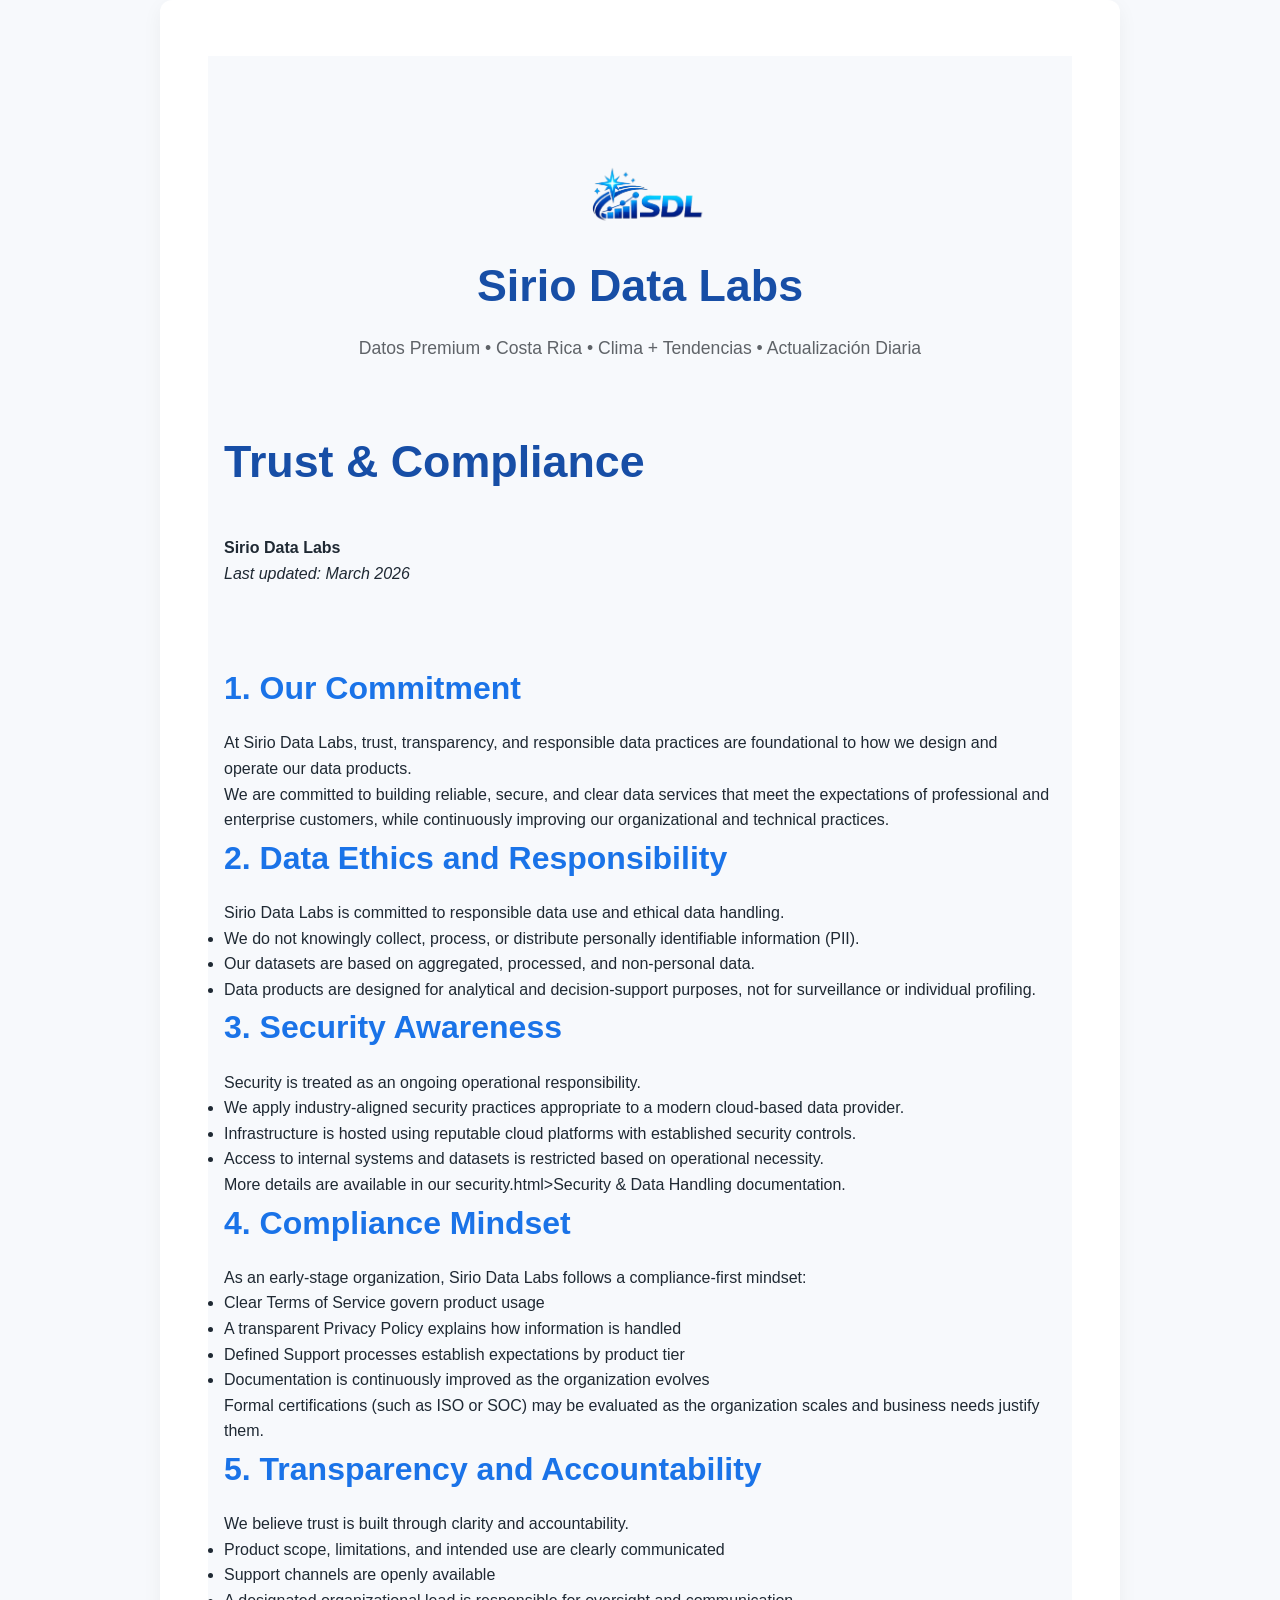
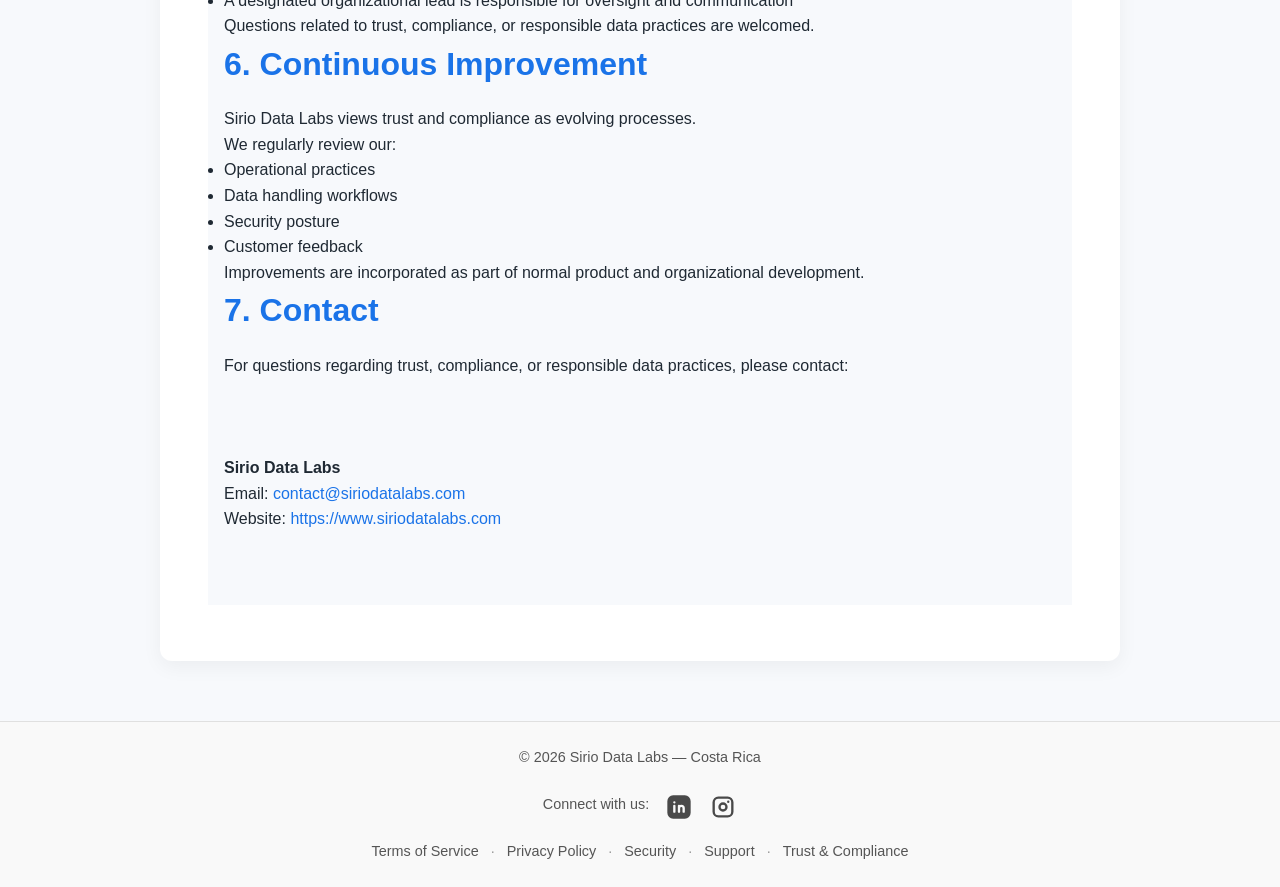
<file: trust.html>
<!DOCTYPE html>
<html lang="en">
<head>
  <meta charset="UTF-8">
  <meta name="viewport" content="width=device-width, initial-scale=1.0">
  <title>Trust & Compliance | Sirio Data Labs</title>
  <link rel="stylesheet" href="assets/style.css">
</head>

<body>
  <main class="legal-page">
    <div class="page-frame">
      <section class="intro">
        <a href="/" class="logo-link">
         <img src="assets/logo.png" alt="SDL logo" class="logo">
         <h1>Sirio Data Labs</h1>
         <p class="subtitle">Datos Premium • Costa Rica • Clima + Tendencias • Actualización Diaria</p>
        </a>
      </section>
      
      <h1>Trust &amp; Compliance</h1></br>
  
      <p><strong>Sirio Data Labs</strong></p>
      <p><em>Last updated: March 2026</em></p></br></br></br>
  
      <h2>1. Our Commitment</h2>
      <p>
        At Sirio Data Labs, trust, transparency, and responsible data practices are
        foundational to how we design and operate our data products.
      </p>
      <p>
        We are committed to building reliable, secure, and clear data services that meet
        the expectations of professional and enterprise customers, while continuously
        improving our organizational and technical practices.
      </p>
  
      <h2>2. Data Ethics and Responsibility</h2>
      <p>Sirio Data Labs is committed to responsible data use and ethical data handling.</p>
      <ul>
        <li>
          We do not knowingly collect, process, or distribute personally identifiable
          information (PII).
        </li>
        <li>
          Our datasets are based on aggregated, processed, and non‑personal data.
        </li>
        <li>
          Data products are designed for analytical and decision‑support purposes, not for
          surveillance or individual profiling.
        </li>
      </ul>
  
      <h2>3. Security Awareness</h2>
      <p>Security is treated as an ongoing operational responsibility.</p>
      <ul>
        <li>
          We apply industry‑aligned security practices appropriate to a modern cloud‑based
          data provider.
        </li>
        <li>
          Infrastructure is hosted using reputable cloud platforms with established
          security controls.
        </li>
        <li>
          Access to internal systems and datasets is restricted based on operational
          necessity.
        </li>
      </ul>
      <p>
        More details are available in our
        security.html>Security &amp; Data Handling</a> documentation.
      </p>
  
      <h2>4. Compliance Mindset</h2>
      <p>
        As an early‑stage organization, Sirio Data Labs follows a compliance‑first mindset:
      </p>
      <ul>
        <li>Clear Terms of Service govern product usage</li>
        <li>A transparent Privacy Policy explains how information is handled</li>
        <li>Defined Support processes establish expectations by product tier</li>
        <li>Documentation is continuously improved as the organization evolves</li>
      </ul>
      <p>
        Formal certifications (such as ISO or SOC) may be evaluated as the organization
        scales and business needs justify them.
      </p>
  
      <h2>5. Transparency and Accountability</h2>
      <p>
        We believe trust is built through clarity and accountability.
      </p>
      <ul>
        <li>Product scope, limitations, and intended use are clearly communicated</li>
        <li>Support channels are openly available</li>
        <li>A designated organizational lead is responsible for oversight and communication</li>
      </ul>
      <p>
        Questions related to trust, compliance, or responsible data practices are welcomed.
      </p>
  
      <h2>6. Continuous Improvement</h2>
      <p>
        Sirio Data Labs views trust and compliance as evolving processes.
      </p>
      <p>We regularly review our:</p>
      <ul>
        <li>Operational practices</li>
        <li>Data handling workflows</li>
        <li>Security posture</li>
        <li>Customer feedback</li>
      </ul>
      <p>
        Improvements are incorporated as part of normal product and organizational
        development.
      </p>
  
      <h2>7. Contact</h2>
      <p>
        For questions regarding trust, compliance, or responsible data practices, please
        contact:
      </p></br></br></br>
      <p>
        <strong>Sirio Data Labs</strong><br>
            Email: <a href="mailto:contact@siriodatalabs.com">contact@siriodatalabs.com</a><br>
            Website:  <a href="https://www.siriodatalabs.com"> https://www.siriodatalabs.com</a></br></br>
      </p>
    </div>
  </main>
  <footer class="site-footer">
    <p>© 2026 Sirio Data Labs — Costa Rica</p>

    <div class="social-links">
      <p>Connect with us:</p>

      <a href="https://www.linkedin.com/in/sirio-datalabs-6023623ba/" 
       target="_blank" aria-label="LinkedIn">
      <img src="assets/linkedin.svg" alt="LinkedIn"></a>

      <a href="https://www.instagram.com/sirio_data_labs/" 
         target="_blank" aria-label="Instagram">
        <img src="assets/instagram.svg" alt="Instagram"></a>
    </div>

    <div class="footer-links">
      <a href="/terms.html">Terms of Service</a>
      <span>·</span>
      <a href="/privacy.html">Privacy Policy</a>
      <span>·</span>
      <a href="/security.html">Security</a>
      <span>·</span>
      <a href="/support.html">Support</a>
      <span>·</span>
      <a href="/trust.html">Trust & Compliance</a>
    </div>
  </footer>
</body>
</html>
</file>
<file: assets/style.css>
/* ===============================
   Reset básico y tipografía
================================ */
* {
  box-sizing: border-box;
  margin: 0;
  padding: 0;
}

body {
  font-family: "Segoe UI", Roboto, Arial, sans-serif;
  background-color: #f7f9fc;
  color: #1f2933;
  line-height: 1.6;
}

/* ===============================
   Logo corporativo
================================ */

.logo {
  display: block;          /* evita comportamiento inline raro */
  max-width: 140px;        /* tamaño máximo razonable */
  width: 100%;             /* se adapta si el contenedor es menor */
  height: auto;            /* mantiene proporción */
  margin: 0 auto 20px;     /* centra horizontalmente */
}

/* ===============================
   Logo corporativo (mobile default)
================================ */

@media (max-width: 768px) {
  .logo {
    max-width: 110px;
    margin-bottom: 16px;
  }
}

/* ===============================
   Contenedores generales
================================ */
section {
  max-width: 1000px;
  margin: 0 auto;
  padding: 40px 24px;
}

.intro {
  text-align: center;
}

.dataset,
.contact {
  margin-top: 20px;
}

.page-frame {
  background-color: #f7f9fc;
  padding: 48px 16px;
}

/* Contenedor Central */
.legal-page {
  max-width: 960px;
  margin: 0 auto;
  background-color: #ffffff;
  padding: 56px 48px;
  border-radius: 12px;
  box-shadow: 0 6px 20px rgba(0, 0, 0, 0.05);
}


/* ===============================
   Textos principales
================================ */
h1 {
  font-size: 2.8rem;
  font-weight: 600;
  color: #174ea6;
  margin-bottom: 12px;
}

h2 {
  font-size: 2rem;
  color: #1a73e8;
  margin-bottom: 16px;
}

.subtitle {
  font-size: 1.1rem;
  color: #5f6368;
  margin-bottom: 24px;
}

.description {
  font-size: 1.05rem;
  max-width: 860px;
  margin: 0 auto 32px auto;
  color: #374151;
}

/* ===============================
   Links tipo botón (CTA)
================================ */
a {
  color: #1a73e8;
  text-decoration: none;
  font-weight: 500;
}

a:hover {
  text-decoration: underline;
}

.cta {
  display: inline-block;
  margin-top: 16px;
  padding: 12px 28px;
  background-color: #1a73e8;
  color: #ffffff;
  border-radius: 6px;
  font-size: 1rem;
  transition: background 0.2s ease;
}

.cta:hover {
  background-color: #174ea6;
  text-decoration: none;
}

/* ===============================
   Listas (features)
================================ */
.dataset ul {
  margin: 16px 0 24px 24px;
}

.dataset li {
  margin-bottom: 10px;
  font-size: 1rem;
}

/* ===============================
   Contacto
================================ */
.contact {
  background-color: #eef3fb;
  border-radius: 12px;
  padding: 32px;
}

.contact p {
  margin-bottom: 8px;
}

.contact .email {
  font-size: 1.2rem;
  font-weight: 600;
  color: #174ea6;
}

/* ===============================
   Footer
================================ */
footer {
  margin-top: 60px;
  padding: 24px;
  background-color: #174ea6;
  color: #ffffff;
  text-align: center;
  font-size: 0.85rem;
}


.social-links {
  display: flex;
  justify-content: center;
  gap: 16px;
  margin-top: 24px;
}

.social-links a img {
  width: 28px;
  height: 28px;
  opacity: 0.7;
  transition: opacity 0.2s ease;
}

.social-links a img:hover {
  opacity: 1;
}


/* FOOTER LINKS */

.site-footer {
  text-align: center;
  padding: 24px;
  font-size: 0.9rem;
  color: #555;
  background-color: #f9f9f9;
  border-top: 1px solid #e0e0e0;
}

.footer-links {
  margin-top: 12px;
}

.footer-links a {
  color: #555;
  text-decoration: none;
  margin: 0 4px;
}

.footer-links a:hover {
  text-decoration: underline;
}

.footer-links span {
  margin: 0 4px;
  color: #999;
}



/* ===============================
   Responsive (móvil)
================================ */
@media (max-width: 768px) {
  h1 {
    font-size: 2.2rem;
  }

  h2 {
    font-size: 1.6rem;
  }

  section {
    padding: 28px 16px;
  }
}
``
</file>
